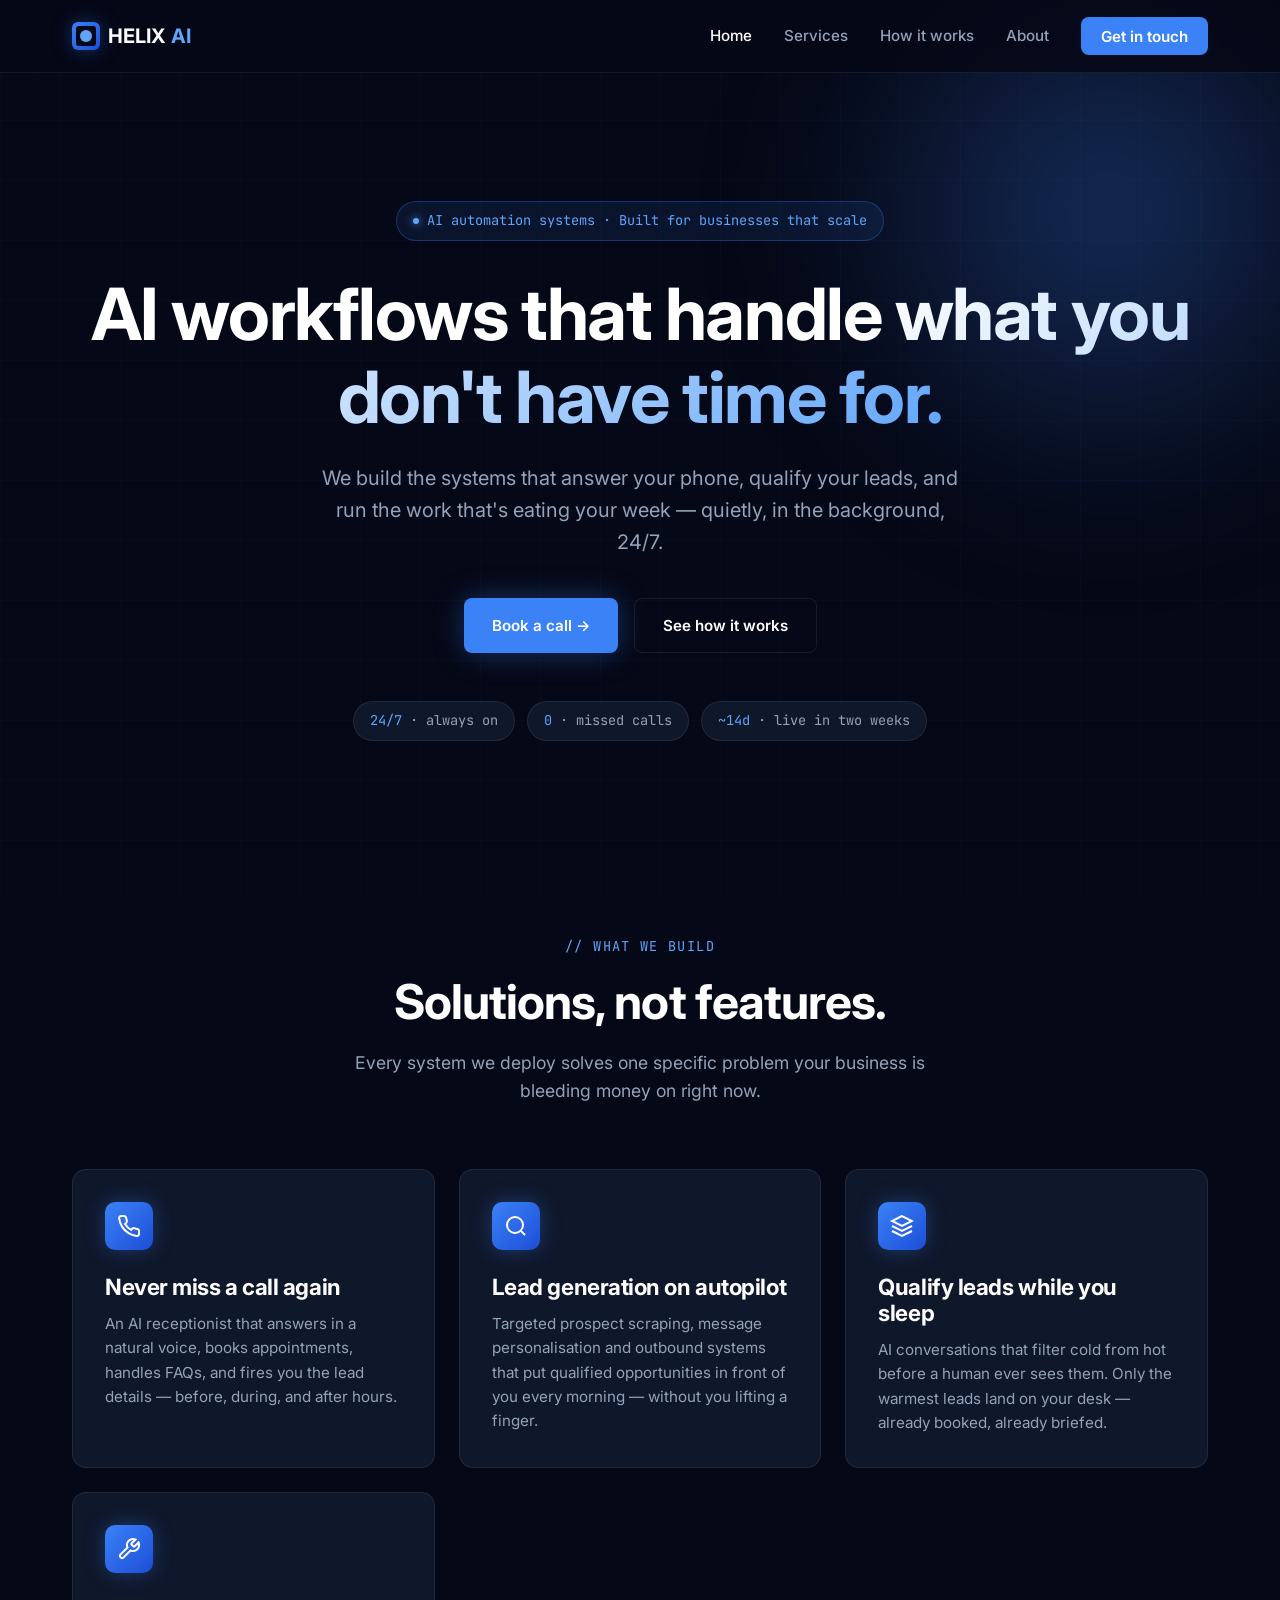
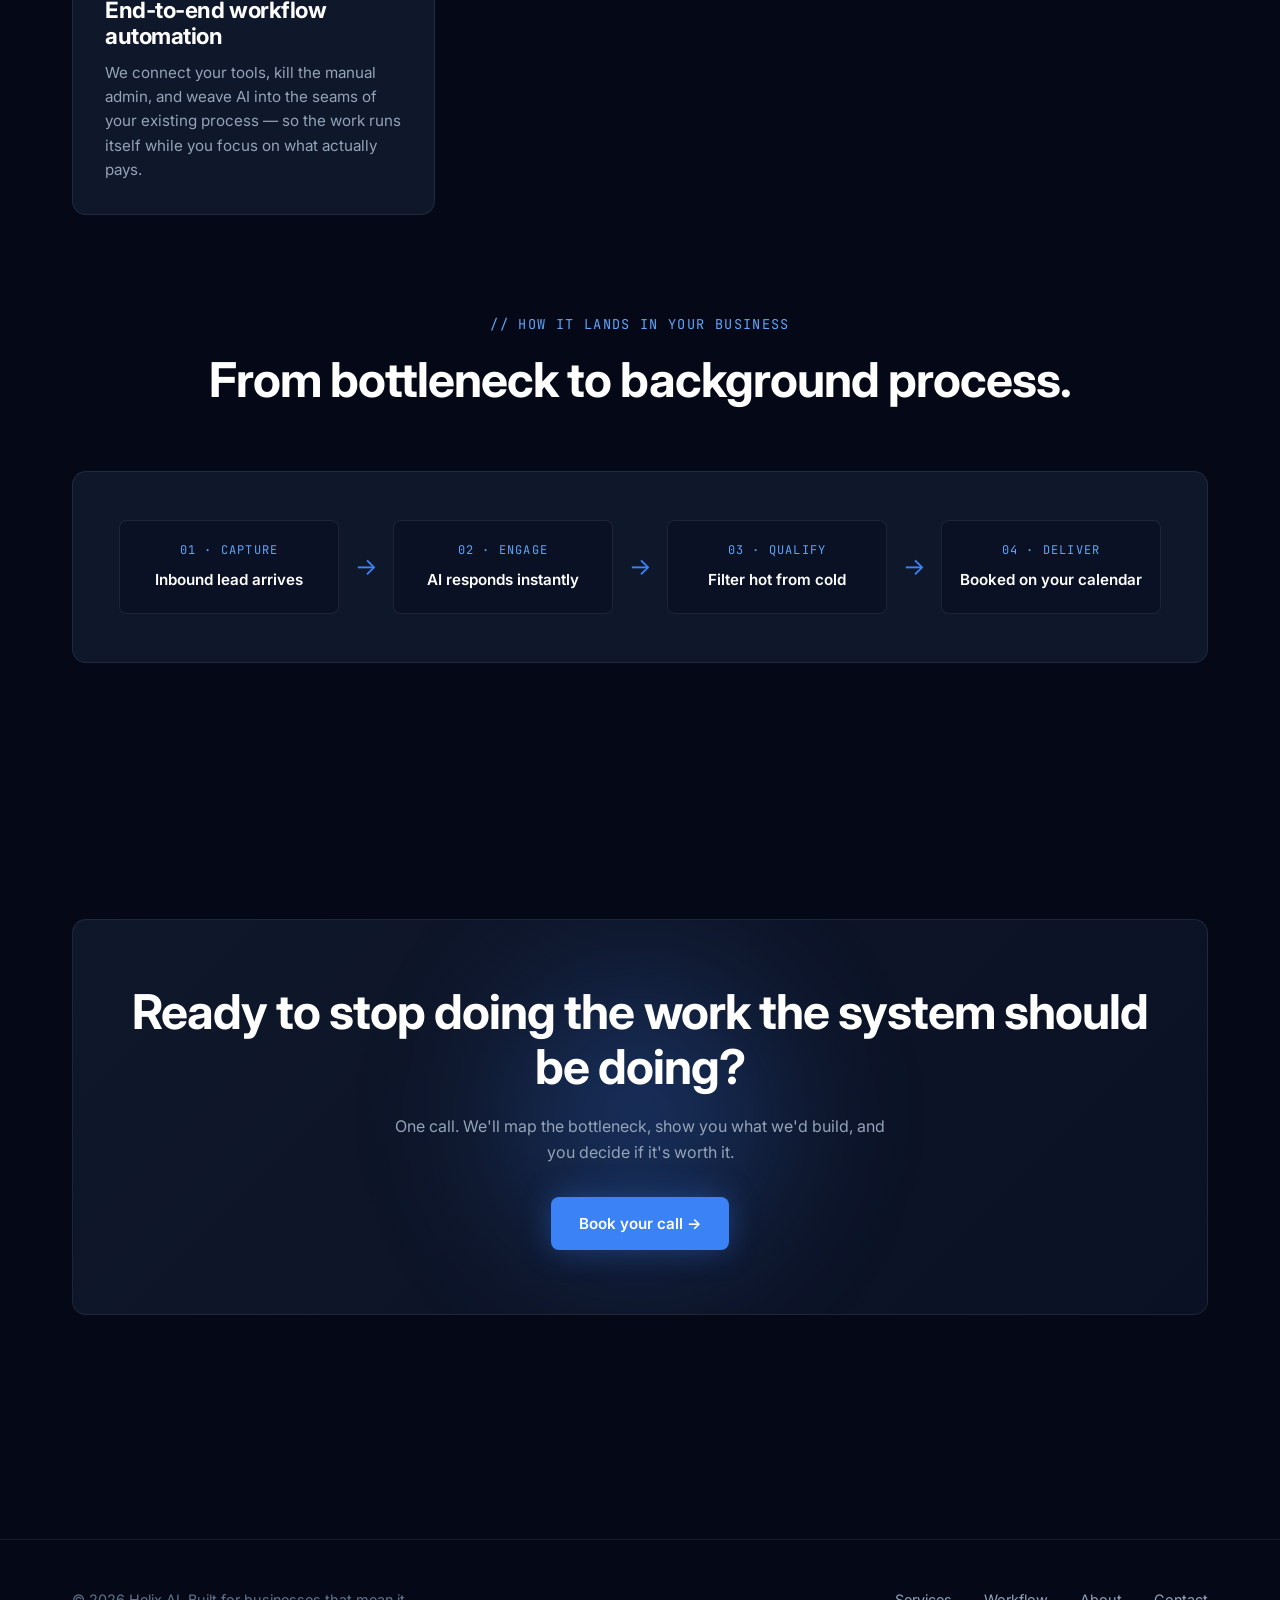
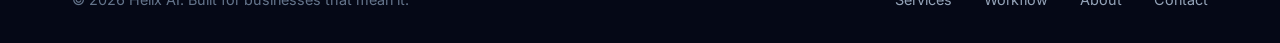
<file: index.html>
<!DOCTYPE html>
<html lang="en">
<head>
<meta charset="UTF-8">
<meta name="viewport" content="width=device-width, initial-scale=1.0">
<title>Helix AI — AI workflows that handle what you don't have time for</title>
<meta name="description" content="We build AI automation systems that capture leads, qualify them, answer your phone after-hours, and run the workflows you'd rather not touch.">
<link rel="preconnect" href="https://fonts.googleapis.com">
<link rel="preconnect" href="https://fonts.gstatic.com" crossorigin>
<link href="https://fonts.googleapis.com/css2?family=Inter:wght@400;500;600;700&family=JetBrains+Mono:wght@400;500&display=swap" rel="stylesheet">
<link rel="stylesheet" href="styles.css">
</head>
<body>

<header>
  <nav>
    <a href="index.html" class="logo">
      <span class="logo-mark"></span>
      <span>HELIX <span style="color: var(--accent-light);">AI</span></span>
    </a>
    <ul class="nav-links">
      <li><a href="index.html" class="active">Home</a></li>
      <li><a href="services.html">Services</a></li>
      <li><a href="how-it-works.html">How it works</a></li>
      <li><a href="about.html">About</a></li>
      <li><a href="contact.html" class="nav-cta">Get in touch</a></li>
    </ul>
  </nav>
</header>

<main>

<section class="hero">
  <div class="container">
    <div class="hero-badge">AI automation systems · Built for businesses that scale</div>
    <h1>AI workflows that handle <span class="gradient-text">what you don't have time for.</span></h1>
    <p>We build the systems that answer your phone, qualify your leads, and run the work that's eating your week — quietly, in the background, 24/7.</p>
    <div class="hero-cta">
      <a href="contact.html" class="btn btn-primary">Book a call →</a>
      <a href="how-it-works.html" class="btn btn-secondary">See how it works</a>
    </div>
    <div class="stat-pills">
      <div class="stat-pill"><span>24/7</span> · always on</div>
      <div class="stat-pill"><span>0</span> · missed calls</div>
      <div class="stat-pill"><span>~14d</span> · live in two weeks</div>
    </div>
  </div>
</section>

<section>
  <div class="container">
    <div class="section-header">
      <span class="section-eyebrow">// What we build</span>
      <h2>Solutions, not features.</h2>
      <p>Every system we deploy solves one specific problem your business is bleeding money on right now.</p>
    </div>
    <div class="cards-grid">

      <div class="card">
        <div class="card-icon">
          <svg viewBox="0 0 24 24"><path d="M22 16.92v3a2 2 0 0 1-2.18 2 19.79 19.79 0 0 1-8.63-3.07 19.5 19.5 0 0 1-6-6 19.79 19.79 0 0 1-3.07-8.67A2 2 0 0 1 4.11 2h3a2 2 0 0 1 2 1.72 12.84 12.84 0 0 0 .7 2.81 2 2 0 0 1-.45 2.11L8.09 9.91a16 16 0 0 0 6 6l1.27-1.27a2 2 0 0 1 2.11-.45 12.84 12.84 0 0 0 2.81.7A2 2 0 0 1 22 16.92z"/></svg>
        </div>
        <h3>Never miss a call again</h3>
        <p>An AI receptionist that answers in a natural voice, books appointments, handles FAQs, and fires you the lead details — before, during, and after hours.</p>
      </div>

      <div class="card">
        <div class="card-icon">
          <svg viewBox="0 0 24 24"><circle cx="11" cy="11" r="8"/><line x1="21" y1="21" x2="16.65" y2="16.65"/></svg>
        </div>
        <h3>Lead generation on autopilot</h3>
        <p>Targeted prospect scraping, message personalisation and outbound systems that put qualified opportunities in front of you every morning — without you lifting a finger.</p>
      </div>

      <div class="card">
        <div class="card-icon">
          <svg viewBox="0 0 24 24"><path d="M12 2L2 7l10 5 10-5-10-5z"/><path d="M2 17l10 5 10-5"/><path d="M2 12l10 5 10-5"/></svg>
        </div>
        <h3>Qualify leads while you sleep</h3>
        <p>AI conversations that filter cold from hot before a human ever sees them. Only the warmest leads land on your desk — already booked, already briefed.</p>
      </div>

      <div class="card">
        <div class="card-icon">
          <svg viewBox="0 0 24 24"><path d="M14.7 6.3a1 1 0 0 0 0 1.4l1.6 1.6a1 1 0 0 0 1.4 0l3.77-3.77a6 6 0 0 1-7.94 7.94l-6.91 6.91a2.12 2.12 0 0 1-3-3l6.91-6.91a6 6 0 0 1 7.94-7.94l-3.76 3.76z"/></svg>
        </div>
        <h3>End-to-end workflow automation</h3>
        <p>We connect your tools, kill the manual admin, and weave AI into the seams of your existing process — so the work runs itself while you focus on what actually pays.</p>
      </div>

    </div>
  </div>
</section>

<section style="padding-top: 0;">
  <div class="container">
    <div class="section-header">
      <span class="section-eyebrow">// How it lands in your business</span>
      <h2>From bottleneck to background process.</h2>
    </div>
    <div class="workflow">
      <div class="workflow-row">
        <div class="workflow-node">
          <div class="workflow-node-label">01 · Capture</div>
          <div class="workflow-node-title">Inbound lead arrives</div>
        </div>
        <div class="workflow-arrow">→</div>
        <div class="workflow-node">
          <div class="workflow-node-label">02 · Engage</div>
          <div class="workflow-node-title">AI responds instantly</div>
        </div>
        <div class="workflow-arrow">→</div>
        <div class="workflow-node">
          <div class="workflow-node-label">03 · Qualify</div>
          <div class="workflow-node-title">Filter hot from cold</div>
        </div>
        <div class="workflow-arrow">→</div>
        <div class="workflow-node">
          <div class="workflow-node-label">04 · Deliver</div>
          <div class="workflow-node-title">Booked on your calendar</div>
        </div>
      </div>
    </div>
  </div>
</section>

<section>
  <div class="container">
    <div class="cta-section">
      <h2>Ready to stop doing the work the system should be doing?</h2>
      <p>One call. We'll map the bottleneck, show you what we'd build, and you decide if it's worth it.</p>
      <a href="contact.html" class="btn btn-primary">Book your call →</a>
    </div>
  </div>
</section>

</main>

<footer>
  <div class="container">
    <div class="footer-content">
      <p>© 2026 Helix AI. Built for businesses that mean it.</p>
      <div class="footer-links">
        <a href="services.html">Services</a>
        <a href="how-it-works.html">Workflow</a>
        <a href="about.html">About</a>
        <a href="contact.html">Contact</a>
      </div>
    </div>
  </div>
</footer>

</body>
</html>
</file>
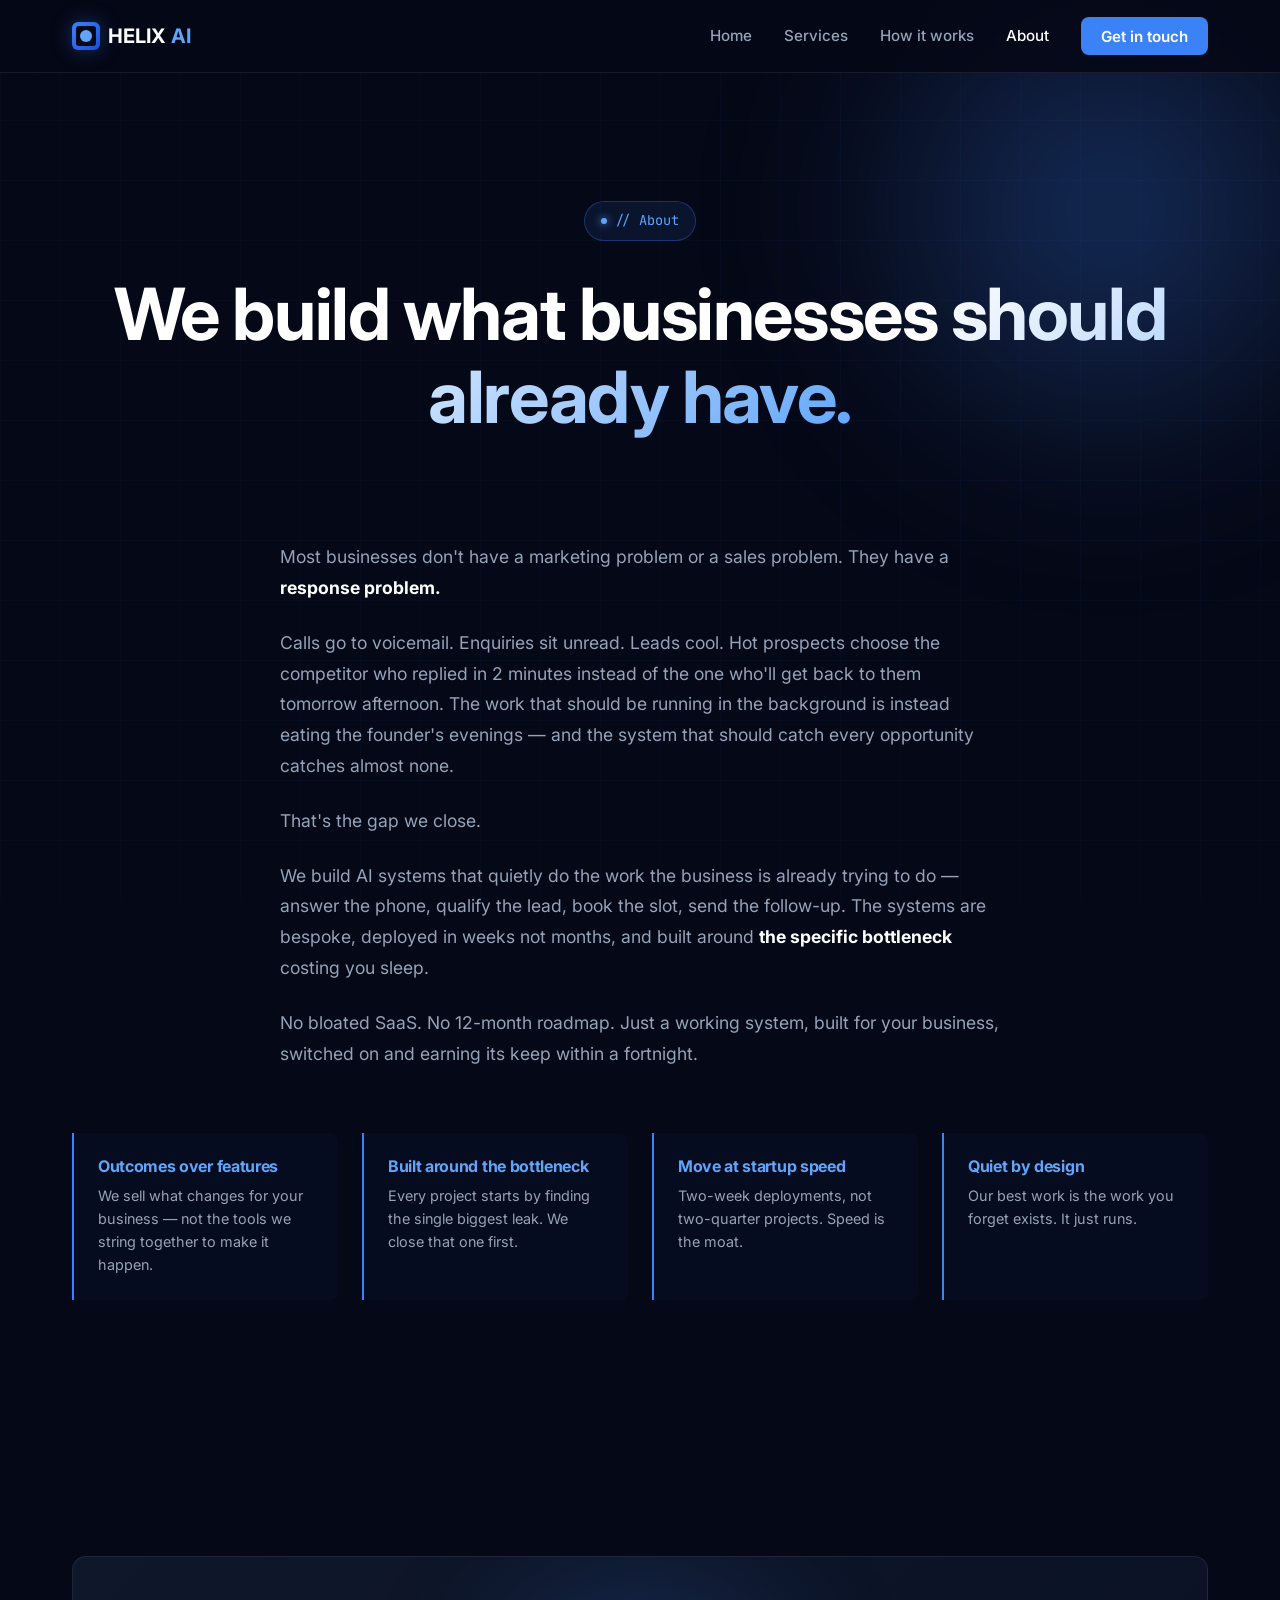
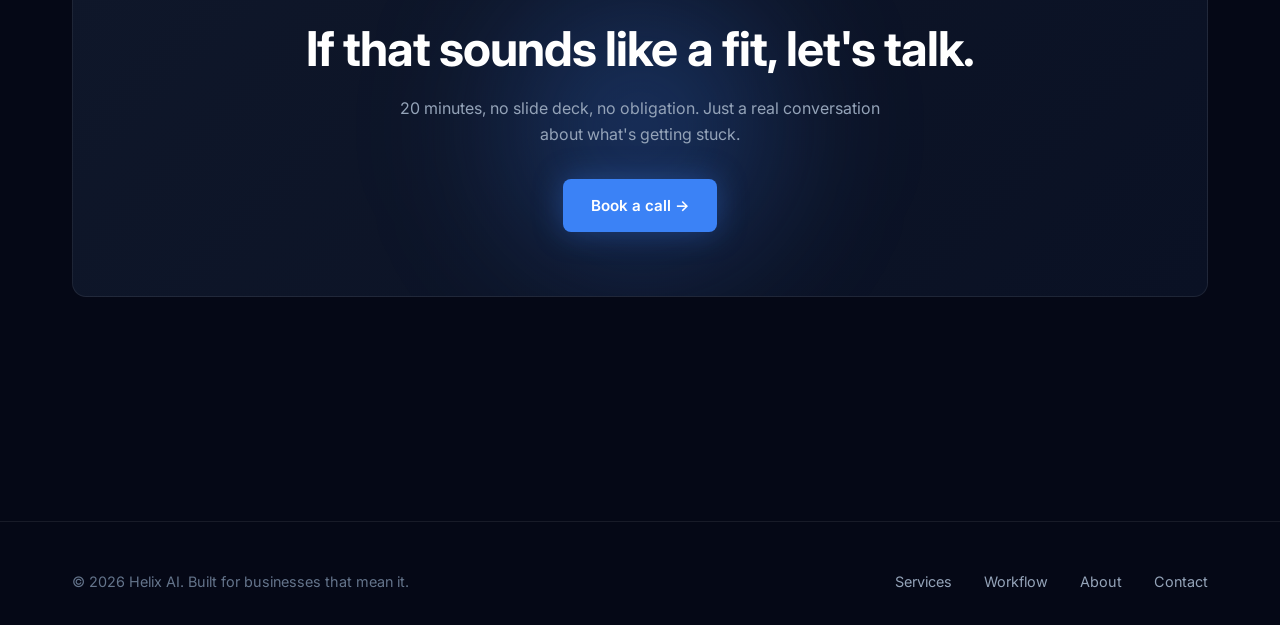
<file: about.html>
<!DOCTYPE html>
<html lang="en">
<head>
<meta charset="UTF-8">
<meta name="viewport" content="width=device-width, initial-scale=1.0">
<title>About — Helix AI</title>
<meta name="description" content="Helix AI exists because most businesses are bleeding revenue through cracks that AI can quietly close. Here's how we think about it.">
<link rel="preconnect" href="https://fonts.googleapis.com">
<link rel="preconnect" href="https://fonts.gstatic.com" crossorigin>
<link href="https://fonts.googleapis.com/css2?family=Inter:wght@400;500;600;700&family=JetBrains+Mono:wght@400;500&display=swap" rel="stylesheet">
<link rel="stylesheet" href="styles.css">
</head>
<body>

<header>
  <nav>
    <a href="index.html" class="logo">
      <span class="logo-mark"></span>
      <span>HELIX <span style="color: var(--accent-light);">AI</span></span>
    </a>
    <ul class="nav-links">
      <li><a href="index.html">Home</a></li>
      <li><a href="services.html">Services</a></li>
      <li><a href="how-it-works.html">How it works</a></li>
      <li><a href="about.html" class="active">About</a></li>
      <li><a href="contact.html" class="nav-cta">Get in touch</a></li>
    </ul>
  </nav>
</header>

<main>

<section class="hero" style="padding-bottom: 3rem;">
  <div class="container">
    <div class="hero-badge">// About</div>
    <h1>We build what businesses <span class="gradient-text">should already have.</span></h1>
  </div>
</section>

<section style="padding-top: 2rem;">
  <div class="container">
    <div class="about-content">
      <p>Most businesses don't have a marketing problem or a sales problem. They have a <strong>response problem.</strong></p>
      <p>Calls go to voicemail. Enquiries sit unread. Leads cool. Hot prospects choose the competitor who replied in 2 minutes instead of the one who'll get back to them tomorrow afternoon. The work that should be running in the background is instead eating the founder's evenings — and the system that should catch every opportunity catches almost none.</p>
      <p>That's the gap we close.</p>
      <p>We build AI systems that quietly do the work the business is already trying to do — answer the phone, qualify the lead, book the slot, send the follow-up. The systems are bespoke, deployed in weeks not months, and built around <strong>the specific bottleneck</strong> costing you sleep.</p>
      <p>No bloated SaaS. No 12-month roadmap. Just a working system, built for your business, switched on and earning its keep within a fortnight.</p>
    </div>

    <div class="values-grid">
      <div class="value-item">
        <h4>Outcomes over features</h4>
        <p>We sell what changes for your business — not the tools we string together to make it happen.</p>
      </div>
      <div class="value-item">
        <h4>Built around the bottleneck</h4>
        <p>Every project starts by finding the single biggest leak. We close that one first.</p>
      </div>
      <div class="value-item">
        <h4>Move at startup speed</h4>
        <p>Two-week deployments, not two-quarter projects. Speed is the moat.</p>
      </div>
      <div class="value-item">
        <h4>Quiet by design</h4>
        <p>Our best work is the work you forget exists. It just runs.</p>
      </div>
    </div>
  </div>
</section>

<section>
  <div class="container">
    <div class="cta-section">
      <h2>If that sounds like a fit, let's talk.</h2>
      <p>20 minutes, no slide deck, no obligation. Just a real conversation about what's getting stuck.</p>
      <a href="contact.html" class="btn btn-primary">Book a call →</a>
    </div>
  </div>
</section>

</main>

<footer>
  <div class="container">
    <div class="footer-content">
      <p>© 2026 Helix AI. Built for businesses that mean it.</p>
      <div class="footer-links">
        <a href="services.html">Services</a>
        <a href="how-it-works.html">Workflow</a>
        <a href="about.html">About</a>
        <a href="contact.html">Contact</a>
      </div>
    </div>
  </div>
</footer>

</body>
</html>
</file>
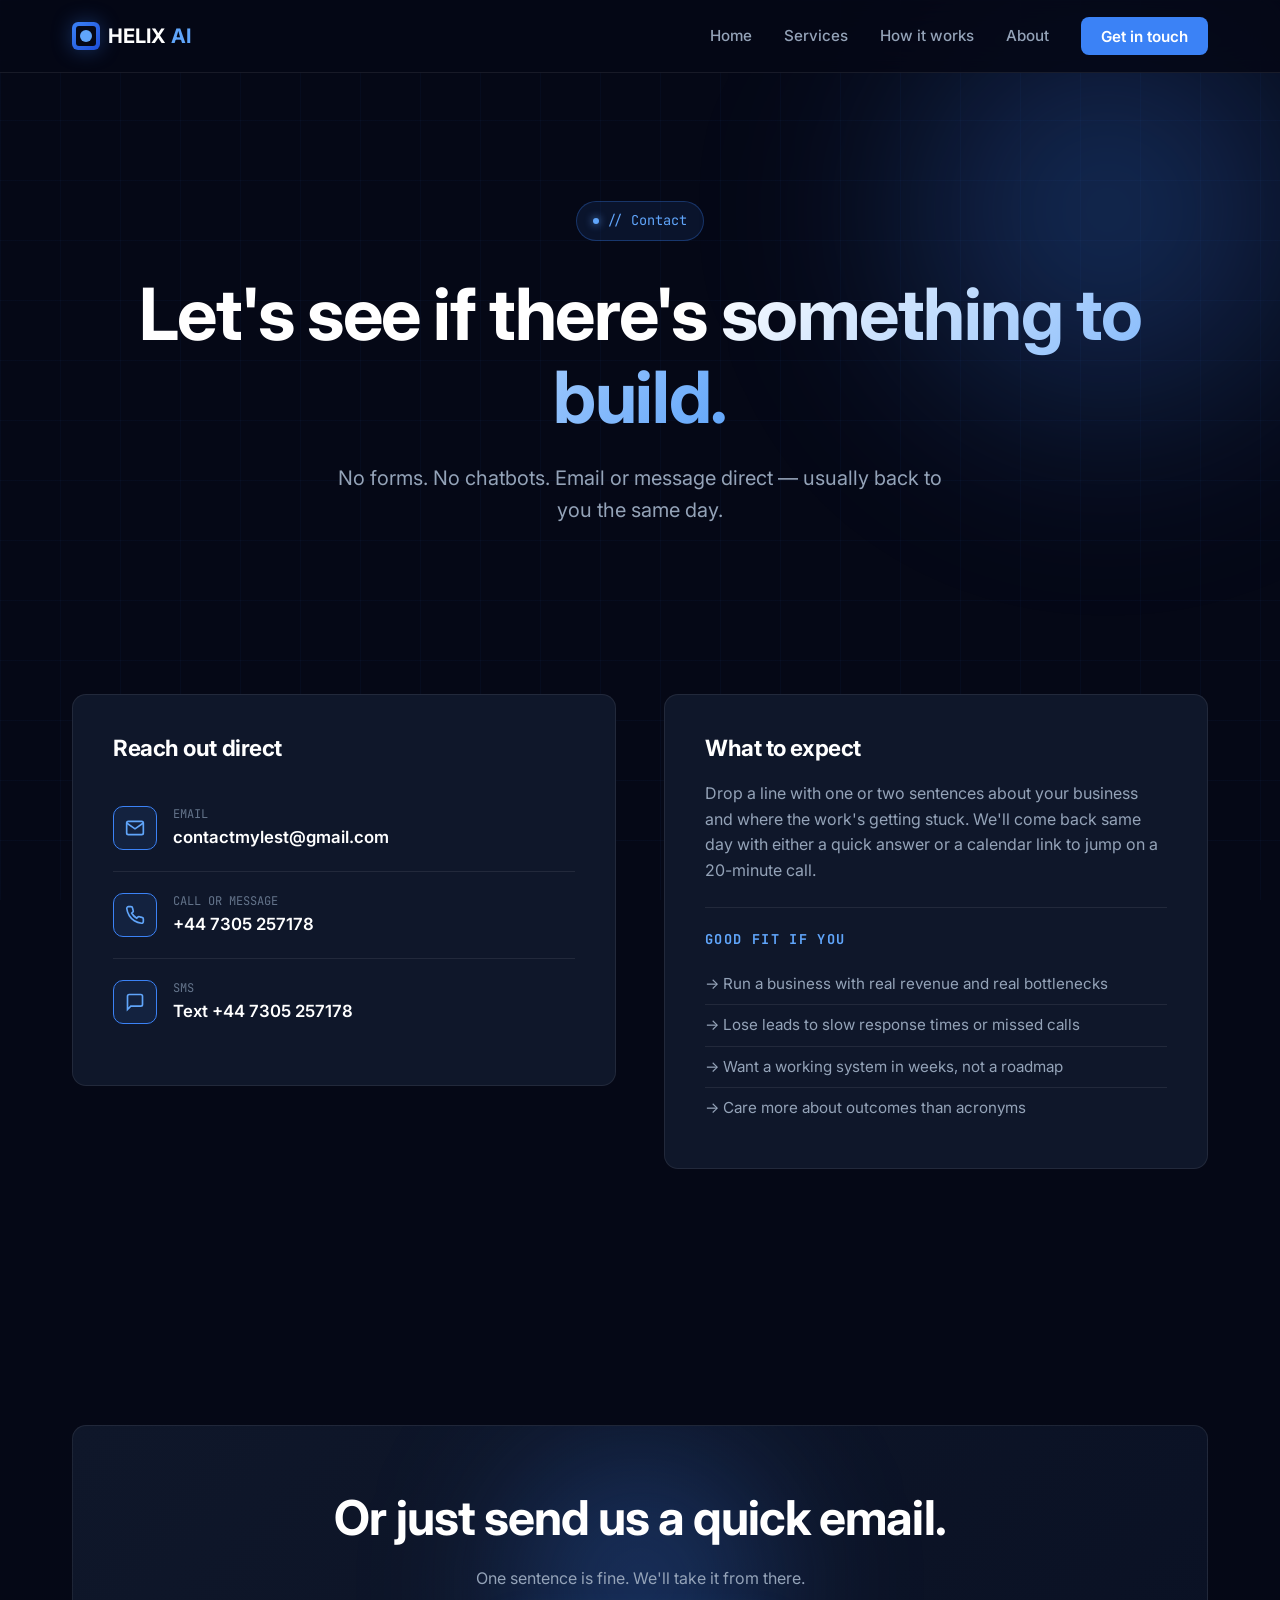
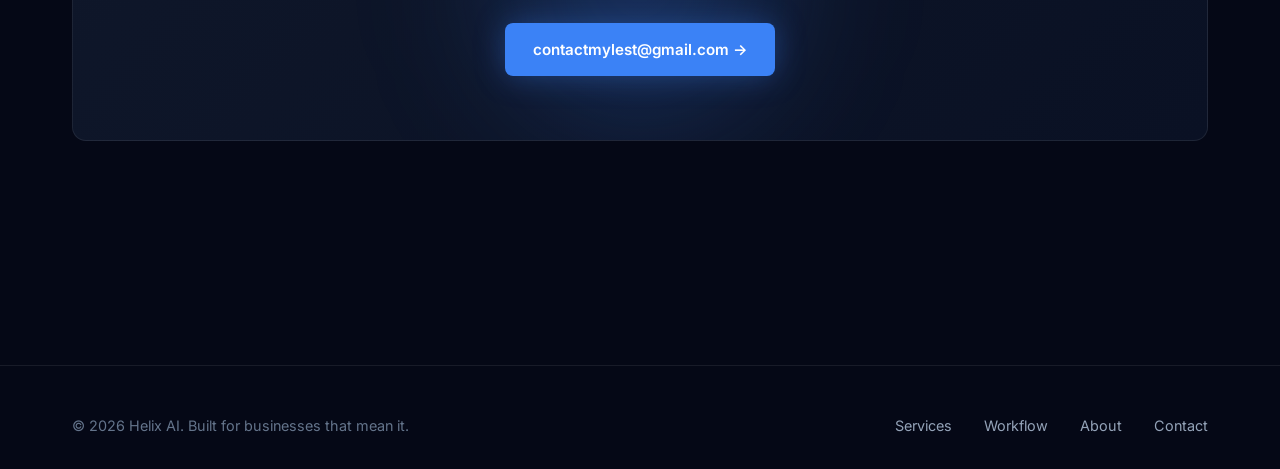
<file: contact.html>
<!DOCTYPE html>
<html lang="en">
<head>
<meta charset="UTF-8">
<meta name="viewport" content="width=device-width, initial-scale=1.0">
<title>Contact — Helix AI</title>
<meta name="description" content="Get in touch with Helix AI. Email or message direct — no forms, no chatbots, just a real conversation.">
<link rel="preconnect" href="https://fonts.googleapis.com">
<link rel="preconnect" href="https://fonts.gstatic.com" crossorigin>
<link href="https://fonts.googleapis.com/css2?family=Inter:wght@400;500;600;700&family=JetBrains+Mono:wght@400;500&display=swap" rel="stylesheet">
<link rel="stylesheet" href="styles.css">
</head>
<body>

<header>
  <nav>
    <a href="index.html" class="logo">
      <span class="logo-mark"></span>
      <span>HELIX <span style="color: var(--accent-light);">AI</span></span>
    </a>
    <ul class="nav-links">
      <li><a href="index.html">Home</a></li>
      <li><a href="services.html">Services</a></li>
      <li><a href="how-it-works.html">How it works</a></li>
      <li><a href="about.html">About</a></li>
      <li><a href="contact.html" class="nav-cta active">Get in touch</a></li>
    </ul>
  </nav>
</header>

<main>

<section class="hero" style="padding-bottom: 3rem;">
  <div class="container">
    <div class="hero-badge">// Contact</div>
    <h1>Let's see if there's <span class="gradient-text">something to build.</span></h1>
    <p>No forms. No chatbots. Email or message direct — usually back to you the same day.</p>
  </div>
</section>

<section style="padding-top: 2rem;">
  <div class="container">
    <div class="contact-grid">

      <div class="contact-card">
        <h3 style="margin-bottom: 1.5rem;">Reach out direct</h3>

        <a href="mailto:contactmylest@gmail.com?subject=Helix AI enquiry" class="contact-method">
          <div class="contact-icon">
            <svg viewBox="0 0 24 24"><path d="M4 4h16c1.1 0 2 .9 2 2v12c0 1.1-.9 2-2 2H4c-1.1 0-2-.9-2-2V6c0-1.1.9-2 2-2z"/><polyline points="22,6 12,13 2,6"/></svg>
          </div>
          <div>
            <div class="contact-label">Email</div>
            <div class="contact-value">contactmylest@gmail.com</div>
          </div>
        </a>

        <a href="tel:+447305257178" class="contact-method">
          <div class="contact-icon">
            <svg viewBox="0 0 24 24"><path d="M22 16.92v3a2 2 0 0 1-2.18 2 19.79 19.79 0 0 1-8.63-3.07 19.5 19.5 0 0 1-6-6 19.79 19.79 0 0 1-3.07-8.67A2 2 0 0 1 4.11 2h3a2 2 0 0 1 2 1.72 12.84 12.84 0 0 0 .7 2.81 2 2 0 0 1-.45 2.11L8.09 9.91a16 16 0 0 0 6 6l1.27-1.27a2 2 0 0 1 2.11-.45 12.84 12.84 0 0 0 2.81.7A2 2 0 0 1 22 16.92z"/></svg>
          </div>
          <div>
            <div class="contact-label">Call or message</div>
            <div class="contact-value">+44 7305 257178</div>
          </div>
        </a>

        <a href="sms:+447305257178" class="contact-method">
          <div class="contact-icon">
            <svg viewBox="0 0 24 24"><path d="M21 15a2 2 0 0 1-2 2H7l-4 4V5a2 2 0 0 1 2-2h14a2 2 0 0 1 2 2z"/></svg>
          </div>
          <div>
            <div class="contact-label">SMS</div>
            <div class="contact-value">Text +44 7305 257178</div>
          </div>
        </a>

      </div>

      <div class="contact-card">
        <h3 style="margin-bottom: 1.25rem;">What to expect</h3>
        <p style="color: var(--text-muted); margin-bottom: 1.5rem;">Drop a line with one or two sentences about your business and where the work's getting stuck. We'll come back same day with either a quick answer or a calendar link to jump on a 20-minute call.</p>

        <div style="border-top: 1px solid var(--border); padding-top: 1.5rem;">
          <h4 style="color: var(--accent-light); font-family: 'JetBrains Mono', monospace; font-size: 0.85rem; text-transform: uppercase; letter-spacing: 0.1em; margin-bottom: 1rem;">Good fit if you</h4>
          <ul style="list-style: none; color: var(--text-muted); font-size: 0.95rem;">
            <li style="padding: 0.5rem 0; border-bottom: 1px solid var(--border);">→ Run a business with real revenue and real bottlenecks</li>
            <li style="padding: 0.5rem 0; border-bottom: 1px solid var(--border);">→ Lose leads to slow response times or missed calls</li>
            <li style="padding: 0.5rem 0; border-bottom: 1px solid var(--border);">→ Want a working system in weeks, not a roadmap</li>
            <li style="padding: 0.5rem 0;">→ Care more about outcomes than acronyms</li>
          </ul>
        </div>
      </div>

    </div>
  </div>
</section>

<section>
  <div class="container">
    <div class="cta-section">
      <h2>Or just send us a quick email.</h2>
      <p>One sentence is fine. We'll take it from there.</p>
      <a href="mailto:contactmylest@gmail.com?subject=Helix AI enquiry" class="btn btn-primary">contactmylest@gmail.com →</a>
    </div>
  </div>
</section>

</main>

<footer>
  <div class="container">
    <div class="footer-content">
      <p>© 2026 Helix AI. Built for businesses that mean it.</p>
      <div class="footer-links">
        <a href="services.html">Services</a>
        <a href="how-it-works.html">Workflow</a>
        <a href="about.html">About</a>
        <a href="contact.html">Contact</a>
      </div>
    </div>
  </div>
</footer>

</body>
</html>
</file>
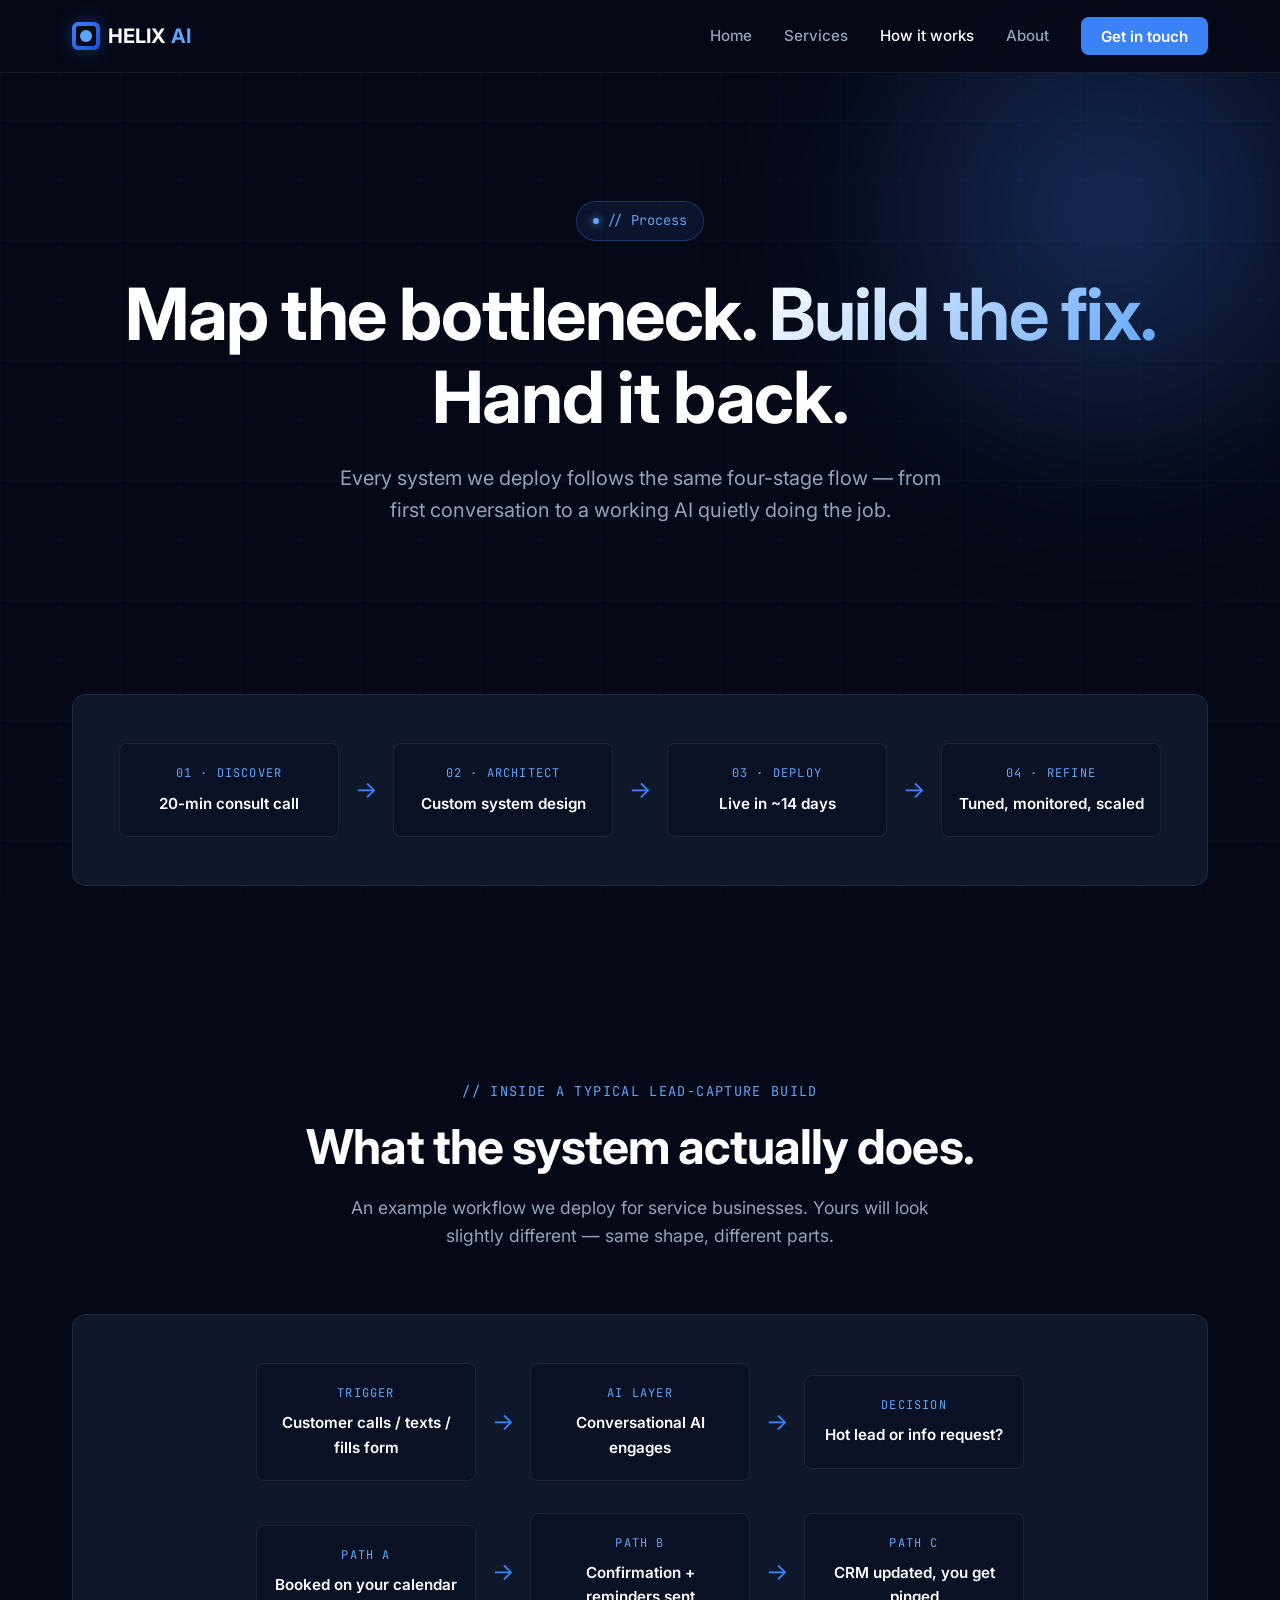
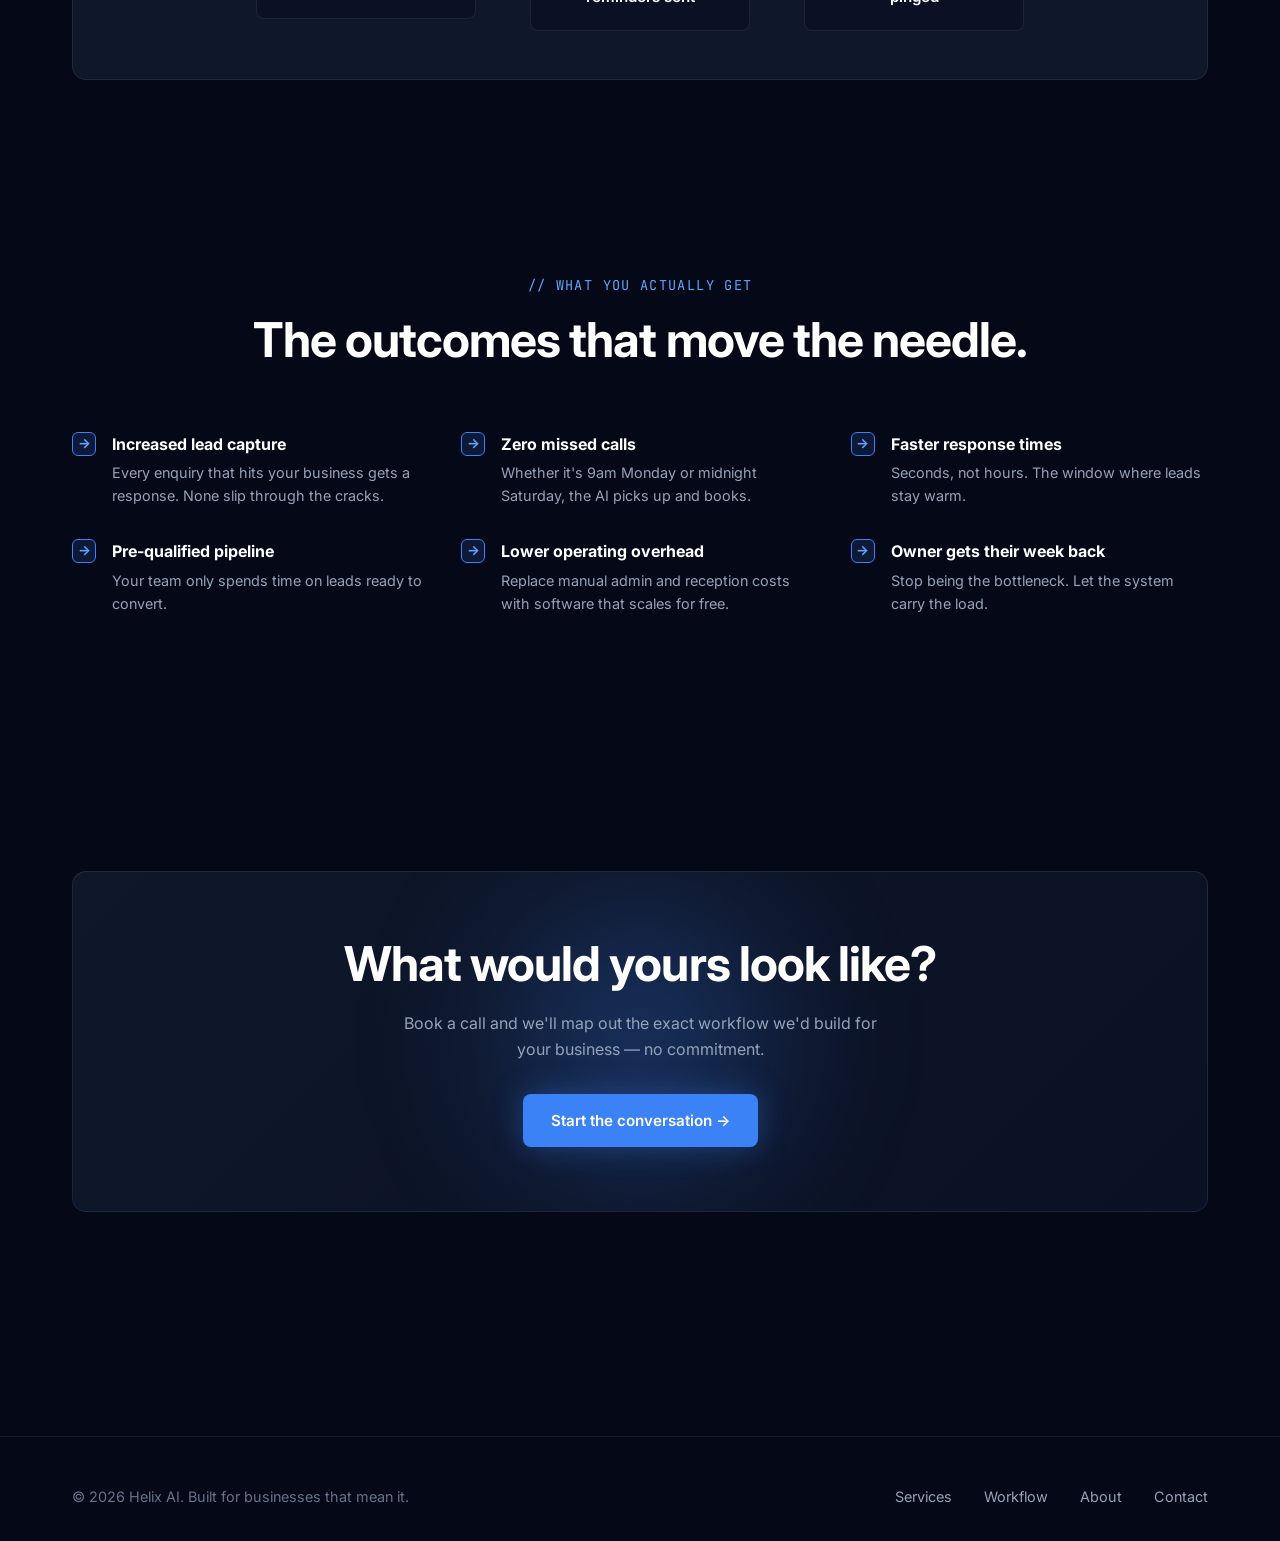
<file: how-it-works.html>
<!DOCTYPE html>
<html lang="en">
<head>
<meta charset="UTF-8">
<meta name="viewport" content="width=device-width, initial-scale=1.0">
<title>How it works — Helix AI</title>
<meta name="description" content="See how our AI automation systems plug into your business — from first contact to closed deal, running in the background, 24/7.">
<link rel="preconnect" href="https://fonts.googleapis.com">
<link rel="preconnect" href="https://fonts.gstatic.com" crossorigin>
<link href="https://fonts.googleapis.com/css2?family=Inter:wght@400;500;600;700&family=JetBrains+Mono:wght@400;500&display=swap" rel="stylesheet">
<link rel="stylesheet" href="styles.css">
</head>
<body>

<header>
  <nav>
    <a href="index.html" class="logo">
      <span class="logo-mark"></span>
      <span>HELIX <span style="color: var(--accent-light);">AI</span></span>
    </a>
    <ul class="nav-links">
      <li><a href="index.html">Home</a></li>
      <li><a href="services.html">Services</a></li>
      <li><a href="how-it-works.html" class="active">How it works</a></li>
      <li><a href="about.html">About</a></li>
      <li><a href="contact.html" class="nav-cta">Get in touch</a></li>
    </ul>
  </nav>
</header>

<main>

<section class="hero" style="padding-bottom: 3rem;">
  <div class="container">
    <div class="hero-badge">// Process</div>
    <h1>Map the bottleneck. <span class="gradient-text">Build the fix.</span> Hand it back.</h1>
    <p>Every system we deploy follows the same four-stage flow — from first conversation to a working AI quietly doing the job.</p>
  </div>
</section>

<section style="padding-top: 2rem;">
  <div class="container">
    <div class="workflow">
      <div class="workflow-row">
        <div class="workflow-node">
          <div class="workflow-node-label">01 · Discover</div>
          <div class="workflow-node-title">20-min consult call</div>
        </div>
        <div class="workflow-arrow">→</div>
        <div class="workflow-node">
          <div class="workflow-node-label">02 · Architect</div>
          <div class="workflow-node-title">Custom system design</div>
        </div>
        <div class="workflow-arrow">→</div>
        <div class="workflow-node">
          <div class="workflow-node-label">03 · Deploy</div>
          <div class="workflow-node-title">Live in ~14 days</div>
        </div>
        <div class="workflow-arrow">→</div>
        <div class="workflow-node">
          <div class="workflow-node-label">04 · Refine</div>
          <div class="workflow-node-title">Tuned, monitored, scaled</div>
        </div>
      </div>
    </div>
  </div>
</section>

<section>
  <div class="container">
    <div class="section-header">
      <span class="section-eyebrow">// Inside a typical lead-capture build</span>
      <h2>What the system actually does.</h2>
      <p>An example workflow we deploy for service businesses. Yours will look slightly different — same shape, different parts.</p>
    </div>

    <div class="workflow">
      <div class="workflow-row">
        <div class="workflow-node">
          <div class="workflow-node-label">Trigger</div>
          <div class="workflow-node-title">Customer calls / texts / fills form</div>
        </div>
        <div class="workflow-arrow">→</div>
        <div class="workflow-node">
          <div class="workflow-node-label">AI Layer</div>
          <div class="workflow-node-title">Conversational AI engages</div>
        </div>
        <div class="workflow-arrow">→</div>
        <div class="workflow-node">
          <div class="workflow-node-label">Decision</div>
          <div class="workflow-node-title">Hot lead or info request?</div>
        </div>
      </div>
      <div style="height: 2rem;"></div>
      <div class="workflow-row">
        <div class="workflow-node">
          <div class="workflow-node-label">Path A</div>
          <div class="workflow-node-title">Booked on your calendar</div>
        </div>
        <div class="workflow-arrow">→</div>
        <div class="workflow-node">
          <div class="workflow-node-label">Path B</div>
          <div class="workflow-node-title">Confirmation + reminders sent</div>
        </div>
        <div class="workflow-arrow">→</div>
        <div class="workflow-node">
          <div class="workflow-node-label">Path C</div>
          <div class="workflow-node-title">CRM updated, you get pinged</div>
        </div>
      </div>
    </div>
  </div>
</section>

<section>
  <div class="container">
    <div class="section-header">
      <span class="section-eyebrow">// What you actually get</span>
      <h2>The outcomes that move the needle.</h2>
    </div>
    <div class="feature-list">
      <div class="feature">
        <div class="feature-check">→</div>
        <div class="feature-text">
          <strong>Increased lead capture</strong>
          <p>Every enquiry that hits your business gets a response. None slip through the cracks.</p>
        </div>
      </div>
      <div class="feature">
        <div class="feature-check">→</div>
        <div class="feature-text">
          <strong>Zero missed calls</strong>
          <p>Whether it's 9am Monday or midnight Saturday, the AI picks up and books.</p>
        </div>
      </div>
      <div class="feature">
        <div class="feature-check">→</div>
        <div class="feature-text">
          <strong>Faster response times</strong>
          <p>Seconds, not hours. The window where leads stay warm.</p>
        </div>
      </div>
      <div class="feature">
        <div class="feature-check">→</div>
        <div class="feature-text">
          <strong>Pre-qualified pipeline</strong>
          <p>Your team only spends time on leads ready to convert.</p>
        </div>
      </div>
      <div class="feature">
        <div class="feature-check">→</div>
        <div class="feature-text">
          <strong>Lower operating overhead</strong>
          <p>Replace manual admin and reception costs with software that scales for free.</p>
        </div>
      </div>
      <div class="feature">
        <div class="feature-check">→</div>
        <div class="feature-text">
          <strong>Owner gets their week back</strong>
          <p>Stop being the bottleneck. Let the system carry the load.</p>
        </div>
      </div>
    </div>
  </div>
</section>

<section>
  <div class="container">
    <div class="cta-section">
      <h2>What would yours look like?</h2>
      <p>Book a call and we'll map out the exact workflow we'd build for your business — no commitment.</p>
      <a href="contact.html" class="btn btn-primary">Start the conversation →</a>
    </div>
  </div>
</section>

</main>

<footer>
  <div class="container">
    <div class="footer-content">
      <p>© 2026 Helix AI. Built for businesses that mean it.</p>
      <div class="footer-links">
        <a href="services.html">Services</a>
        <a href="how-it-works.html">Workflow</a>
        <a href="about.html">About</a>
        <a href="contact.html">Contact</a>
      </div>
    </div>
  </div>
</footer>

</body>
</html>
</file>
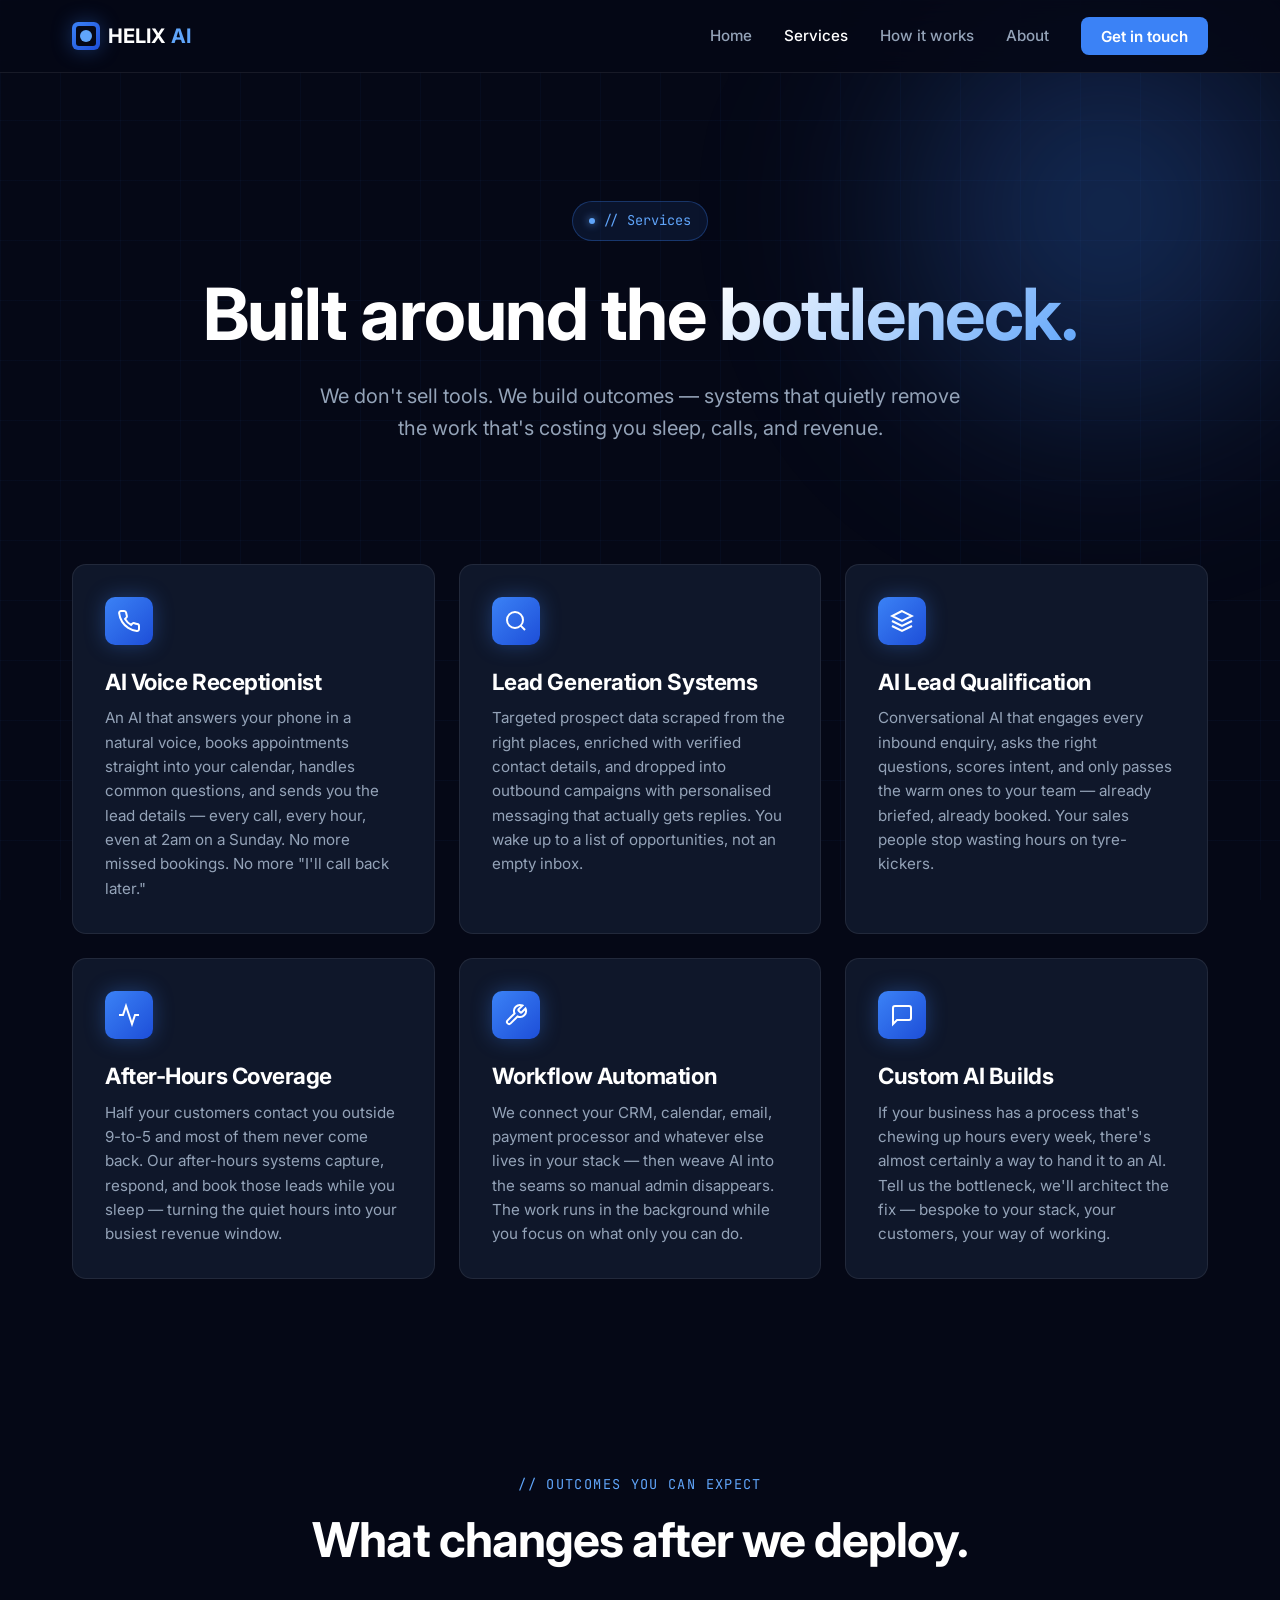
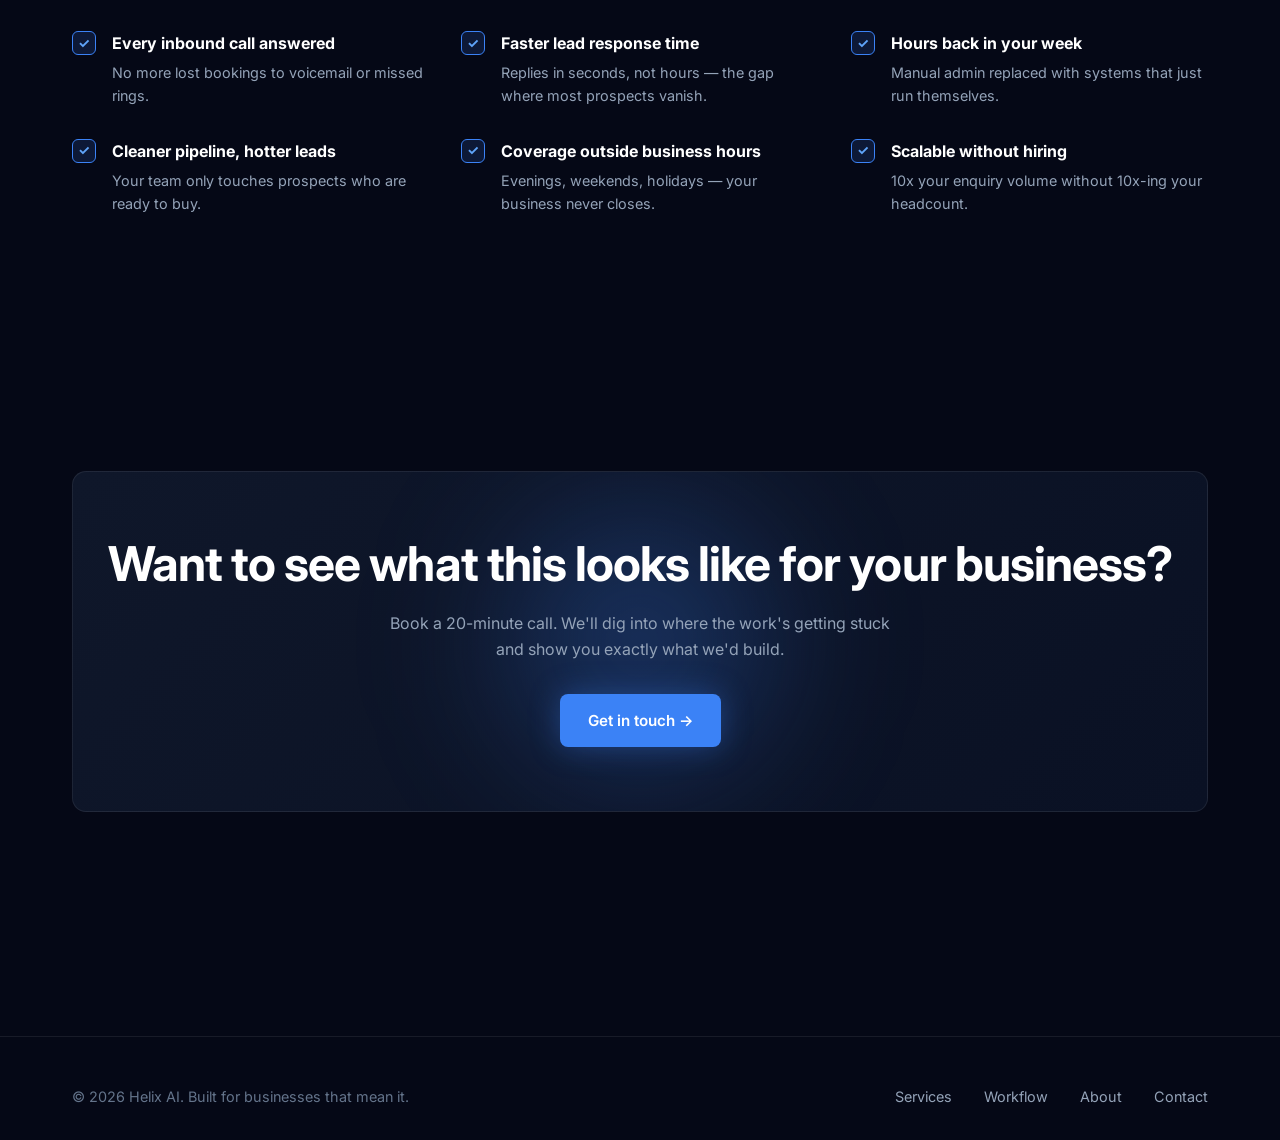
<file: services.html>
<!DOCTYPE html>
<html lang="en">
<head>
<meta charset="UTF-8">
<meta name="viewport" content="width=device-width, initial-scale=1.0">
<title>Services — Helix AI</title>
<meta name="description" content="AI receptionist, lead generation, lead qualification and end-to-end workflow automation for businesses that want to stop doing the work the system should be doing.">
<link rel="preconnect" href="https://fonts.googleapis.com">
<link rel="preconnect" href="https://fonts.gstatic.com" crossorigin>
<link href="https://fonts.googleapis.com/css2?family=Inter:wght@400;500;600;700&family=JetBrains+Mono:wght@400;500&display=swap" rel="stylesheet">
<link rel="stylesheet" href="styles.css">
</head>
<body>

<header>
  <nav>
    <a href="index.html" class="logo">
      <span class="logo-mark"></span>
      <span>HELIX <span style="color: var(--accent-light);">AI</span></span>
    </a>
    <ul class="nav-links">
      <li><a href="index.html">Home</a></li>
      <li><a href="services.html" class="active">Services</a></li>
      <li><a href="how-it-works.html">How it works</a></li>
      <li><a href="about.html">About</a></li>
      <li><a href="contact.html" class="nav-cta">Get in touch</a></li>
    </ul>
  </nav>
</header>

<main>

<section class="hero" style="padding-bottom: 3rem;">
  <div class="container">
    <div class="hero-badge">// Services</div>
    <h1>Built around the <span class="gradient-text">bottleneck.</span></h1>
    <p>We don't sell tools. We build outcomes — systems that quietly remove the work that's costing you sleep, calls, and revenue.</p>
  </div>
</section>

<section style="padding-top: 2rem;">
  <div class="container">
    <div class="cards-grid">

      <div class="card">
        <div class="card-icon">
          <svg viewBox="0 0 24 24"><path d="M22 16.92v3a2 2 0 0 1-2.18 2 19.79 19.79 0 0 1-8.63-3.07 19.5 19.5 0 0 1-6-6 19.79 19.79 0 0 1-3.07-8.67A2 2 0 0 1 4.11 2h3a2 2 0 0 1 2 1.72 12.84 12.84 0 0 0 .7 2.81 2 2 0 0 1-.45 2.11L8.09 9.91a16 16 0 0 0 6 6l1.27-1.27a2 2 0 0 1 2.11-.45 12.84 12.84 0 0 0 2.81.7A2 2 0 0 1 22 16.92z"/></svg>
        </div>
        <h3>AI Voice Receptionist</h3>
        <p>An AI that answers your phone in a natural voice, books appointments straight into your calendar, handles common questions, and sends you the lead details — every call, every hour, even at 2am on a Sunday. No more missed bookings. No more "I'll call back later."</p>
      </div>

      <div class="card">
        <div class="card-icon">
          <svg viewBox="0 0 24 24"><circle cx="11" cy="11" r="8"/><line x1="21" y1="21" x2="16.65" y2="16.65"/></svg>
        </div>
        <h3>Lead Generation Systems</h3>
        <p>Targeted prospect data scraped from the right places, enriched with verified contact details, and dropped into outbound campaigns with personalised messaging that actually gets replies. You wake up to a list of opportunities, not an empty inbox.</p>
      </div>

      <div class="card">
        <div class="card-icon">
          <svg viewBox="0 0 24 24"><path d="M12 2L2 7l10 5 10-5-10-5z"/><path d="M2 17l10 5 10-5"/><path d="M2 12l10 5 10-5"/></svg>
        </div>
        <h3>AI Lead Qualification</h3>
        <p>Conversational AI that engages every inbound enquiry, asks the right questions, scores intent, and only passes the warm ones to your team — already briefed, already booked. Your sales people stop wasting hours on tyre-kickers.</p>
      </div>

      <div class="card">
        <div class="card-icon">
          <svg viewBox="0 0 24 24"><polyline points="22 12 18 12 15 21 9 3 6 12 2 12"/></svg>
        </div>
        <h3>After-Hours Coverage</h3>
        <p>Half your customers contact you outside 9-to-5 and most of them never come back. Our after-hours systems capture, respond, and book those leads while you sleep — turning the quiet hours into your busiest revenue window.</p>
      </div>

      <div class="card">
        <div class="card-icon">
          <svg viewBox="0 0 24 24"><path d="M14.7 6.3a1 1 0 0 0 0 1.4l1.6 1.6a1 1 0 0 0 1.4 0l3.77-3.77a6 6 0 0 1-7.94 7.94l-6.91 6.91a2.12 2.12 0 0 1-3-3l6.91-6.91a6 6 0 0 1 7.94-7.94l-3.76 3.76z"/></svg>
        </div>
        <h3>Workflow Automation</h3>
        <p>We connect your CRM, calendar, email, payment processor and whatever else lives in your stack — then weave AI into the seams so manual admin disappears. The work runs in the background while you focus on what only you can do.</p>
      </div>

      <div class="card">
        <div class="card-icon">
          <svg viewBox="0 0 24 24"><path d="M21 15a2 2 0 0 1-2 2H7l-4 4V5a2 2 0 0 1 2-2h14a2 2 0 0 1 2 2z"/></svg>
        </div>
        <h3>Custom AI Builds</h3>
        <p>If your business has a process that's chewing up hours every week, there's almost certainly a way to hand it to an AI. Tell us the bottleneck, we'll architect the fix — bespoke to your stack, your customers, your way of working.</p>
      </div>

    </div>
  </div>
</section>

<section>
  <div class="container">
    <div class="section-header">
      <span class="section-eyebrow">// Outcomes you can expect</span>
      <h2>What changes after we deploy.</h2>
    </div>
    <div class="feature-list">
      <div class="feature">
        <div class="feature-check">✓</div>
        <div class="feature-text">
          <strong>Every inbound call answered</strong>
          <p>No more lost bookings to voicemail or missed rings.</p>
        </div>
      </div>
      <div class="feature">
        <div class="feature-check">✓</div>
        <div class="feature-text">
          <strong>Faster lead response time</strong>
          <p>Replies in seconds, not hours — the gap where most prospects vanish.</p>
        </div>
      </div>
      <div class="feature">
        <div class="feature-check">✓</div>
        <div class="feature-text">
          <strong>Hours back in your week</strong>
          <p>Manual admin replaced with systems that just run themselves.</p>
        </div>
      </div>
      <div class="feature">
        <div class="feature-check">✓</div>
        <div class="feature-text">
          <strong>Cleaner pipeline, hotter leads</strong>
          <p>Your team only touches prospects who are ready to buy.</p>
        </div>
      </div>
      <div class="feature">
        <div class="feature-check">✓</div>
        <div class="feature-text">
          <strong>Coverage outside business hours</strong>
          <p>Evenings, weekends, holidays — your business never closes.</p>
        </div>
      </div>
      <div class="feature">
        <div class="feature-check">✓</div>
        <div class="feature-text">
          <strong>Scalable without hiring</strong>
          <p>10x your enquiry volume without 10x-ing your headcount.</p>
        </div>
      </div>
    </div>
  </div>
</section>

<section>
  <div class="container">
    <div class="cta-section">
      <h2>Want to see what this looks like for your business?</h2>
      <p>Book a 20-minute call. We'll dig into where the work's getting stuck and show you exactly what we'd build.</p>
      <a href="contact.html" class="btn btn-primary">Get in touch →</a>
    </div>
  </div>
</section>

</main>

<footer>
  <div class="container">
    <div class="footer-content">
      <p>© 2026 Helix AI. Built for businesses that mean it.</p>
      <div class="footer-links">
        <a href="services.html">Services</a>
        <a href="how-it-works.html">Workflow</a>
        <a href="about.html">About</a>
        <a href="contact.html">Contact</a>
      </div>
    </div>
  </div>
</footer>

</body>
</html>
</file>
<file: styles.css>
/* ====== HELIX AI — DESIGN SYSTEM ====== */
:root {
  --bg: #050816;
  --bg-elevated: #0a1124;
  --bg-card: #0f172a;
  --accent: #3b82f6;
  --accent-light: #60a5fa;
  --accent-deep: #1d4ed8;
  --accent-glow: rgba(59, 130, 246, 0.35);
  --text: #ffffff;
  --text-muted: #94a3b8;
  --text-dim: #64748b;
  --border: rgba(255, 255, 255, 0.08);
  --border-hover: rgba(59, 130, 246, 0.4);
  --max-width: 1200px;
  --radius: 14px;
  --radius-sm: 8px;
  --transition: all 0.3s ease;
}

* { margin: 0; padding: 0; box-sizing: border-box; }
html { scroll-behavior: smooth; }
body {
  font-family: 'Inter', -apple-system, BlinkMacSystemFont, sans-serif;
  background: var(--bg);
  color: var(--text);
  line-height: 1.6;
  -webkit-font-smoothing: antialiased;
  overflow-x: hidden;
}

/* ====== BACKGROUND GRID ====== */
body::before {
  content: '';
  position: fixed;
  top: 0; left: 0;
  width: 100%; height: 100%;
  background-image:
    linear-gradient(rgba(59, 130, 246, 0.04) 1px, transparent 1px),
    linear-gradient(90deg, rgba(59, 130, 246, 0.04) 1px, transparent 1px);
  background-size: 60px 60px;
  pointer-events: none;
  z-index: 0;
}

body::after {
  content: '';
  position: fixed;
  top: -10%; right: -10%;
  width: 600px; height: 600px;
  background: radial-gradient(circle, var(--accent-glow), transparent 70%);
  pointer-events: none;
  z-index: 0;
  filter: blur(80px);
}

main, header, footer { position: relative; z-index: 1; }

/* ====== TYPOGRAPHY ====== */
h1, h2, h3, h4 {
  font-weight: 700;
  letter-spacing: -0.02em;
  line-height: 1.15;
}
h1 { font-size: clamp(2.5rem, 6vw, 4.5rem); }
h2 { font-size: clamp(2rem, 4vw, 3rem); margin-bottom: 1.25rem; }
h3 { font-size: 1.4rem; margin-bottom: 0.75rem; }
.mono { font-family: 'JetBrains Mono', 'Courier New', monospace; }

.gradient-text {
  background: linear-gradient(135deg, #ffffff 0%, var(--accent-light) 100%);
  -webkit-background-clip: text;
  background-clip: text;
  -webkit-text-fill-color: transparent;
}

/* ====== LAYOUT ====== */
.container {
  max-width: var(--max-width);
  margin: 0 auto;
  padding: 0 2rem;
}

section { padding: 6rem 0; }
@media (max-width: 768px) { section { padding: 4rem 0; } }

/* ====== NAV ====== */
header {
  position: sticky;
  top: 0;
  background: rgba(5, 8, 22, 0.85);
  backdrop-filter: blur(20px);
  border-bottom: 1px solid var(--border);
  z-index: 100;
}
nav {
  max-width: var(--max-width);
  margin: 0 auto;
  padding: 1.25rem 2rem;
  display: flex;
  justify-content: space-between;
  align-items: center;
}
.logo {
  font-size: 1.25rem;
  font-weight: 700;
  text-decoration: none;
  color: var(--text);
  display: flex;
  align-items: center;
  gap: 0.5rem;
}
.logo-mark {
  width: 28px; height: 28px;
  background: linear-gradient(135deg, var(--accent), var(--accent-deep));
  border-radius: 6px;
  position: relative;
  box-shadow: 0 0 20px var(--accent-glow);
}
.logo-mark::after {
  content: '';
  position: absolute;
  inset: 4px;
  background: var(--bg);
  border-radius: 3px;
}
.logo-mark::before {
  content: '';
  position: absolute;
  inset: 8px;
  background: var(--accent-light);
  border-radius: 50%;
  z-index: 1;
}
.nav-links {
  display: flex;
  gap: 2rem;
  list-style: none;
  align-items: center;
}
.nav-links a {
  color: var(--text-muted);
  text-decoration: none;
  font-size: 0.95rem;
  font-weight: 500;
  transition: var(--transition);
}
.nav-links a:hover, .nav-links a.active { color: var(--text); }
.nav-cta {
  padding: 0.6rem 1.25rem;
  background: var(--accent);
  color: var(--text) !important;
  border-radius: var(--radius-sm);
  font-weight: 600 !important;
}
.nav-cta:hover { background: var(--accent-deep); }

@media (max-width: 768px) {
  .nav-links { gap: 1rem; }
  .nav-links li:not(:last-child):not(:first-child) { display: none; }
}

/* ====== HERO ====== */
.hero {
  padding: 8rem 0 6rem;
  text-align: center;
  position: relative;
}
.hero-badge {
  display: inline-flex;
  align-items: center;
  gap: 0.5rem;
  padding: 0.5rem 1rem;
  background: rgba(59, 130, 246, 0.1);
  border: 1px solid rgba(59, 130, 246, 0.3);
  border-radius: 100px;
  font-size: 0.85rem;
  color: var(--accent-light);
  margin-bottom: 2rem;
  font-family: 'JetBrains Mono', monospace;
}
.hero-badge::before {
  content: '';
  width: 6px; height: 6px;
  background: var(--accent-light);
  border-radius: 50%;
  box-shadow: 0 0 8px var(--accent-light);
  animation: pulse 2s infinite;
}
@keyframes pulse {
  0%, 100% { opacity: 1; }
  50% { opacity: 0.4; }
}
.hero h1 { margin-bottom: 1.5rem; }
.hero p {
  font-size: 1.25rem;
  color: var(--text-muted);
  max-width: 640px;
  margin: 0 auto 2.5rem;
}
.hero-cta {
  display: flex;
  gap: 1rem;
  justify-content: center;
  flex-wrap: wrap;
}

/* ====== BUTTONS ====== */
.btn {
  display: inline-flex;
  align-items: center;
  gap: 0.5rem;
  padding: 0.9rem 1.75rem;
  border-radius: var(--radius-sm);
  text-decoration: none;
  font-weight: 600;
  font-size: 0.95rem;
  transition: var(--transition);
  border: none;
  cursor: pointer;
}
.btn-primary {
  background: var(--accent);
  color: var(--text);
  box-shadow: 0 0 30px var(--accent-glow);
}
.btn-primary:hover {
  background: var(--accent-deep);
  transform: translateY(-2px);
  box-shadow: 0 4px 40px var(--accent-glow);
}
.btn-secondary {
  background: transparent;
  color: var(--text);
  border: 1px solid var(--border);
}
.btn-secondary:hover {
  border-color: var(--border-hover);
  background: rgba(59, 130, 246, 0.05);
}

/* ====== SECTION HEADERS ====== */
.section-header {
  text-align: center;
  margin-bottom: 4rem;
}
.section-eyebrow {
  display: inline-block;
  font-family: 'JetBrains Mono', monospace;
  font-size: 0.85rem;
  color: var(--accent-light);
  margin-bottom: 1rem;
  text-transform: uppercase;
  letter-spacing: 0.1em;
}
.section-header p {
  color: var(--text-muted);
  max-width: 600px;
  margin: 1rem auto 0;
  font-size: 1.1rem;
}

/* ====== CARDS GRID ====== */
.cards-grid {
  display: grid;
  grid-template-columns: repeat(auto-fit, minmax(300px, 1fr));
  gap: 1.5rem;
}
.card {
  background: var(--bg-card);
  border: 1px solid var(--border);
  border-radius: var(--radius);
  padding: 2rem;
  transition: var(--transition);
  position: relative;
  overflow: hidden;
}
.card::before {
  content: '';
  position: absolute;
  top: 0; left: 0;
  width: 100%; height: 1px;
  background: linear-gradient(90deg, transparent, var(--accent), transparent);
  opacity: 0;
  transition: var(--transition);
}
.card:hover {
  border-color: var(--border-hover);
  transform: translateY(-4px);
}
.card:hover::before { opacity: 1; }
.card-icon {
  width: 48px; height: 48px;
  background: linear-gradient(135deg, var(--accent), var(--accent-deep));
  border-radius: 10px;
  display: flex;
  align-items: center;
  justify-content: center;
  margin-bottom: 1.5rem;
  box-shadow: 0 0 20px var(--accent-glow);
}
.card-icon svg { width: 24px; height: 24px; stroke: white; fill: none; stroke-width: 2; }
.card p { color: var(--text-muted); font-size: 0.95rem; }

/* ====== WORKFLOW DIAGRAM ====== */
.workflow {
  background: var(--bg-card);
  border: 1px solid var(--border);
  border-radius: var(--radius);
  padding: 3rem 2rem;
  margin-top: 3rem;
}
.workflow-row {
  display: flex;
  align-items: center;
  justify-content: center;
  flex-wrap: wrap;
  gap: 1rem;
}
.workflow-node {
  flex: 1;
  min-width: 180px;
  max-width: 220px;
  background: var(--bg-elevated);
  border: 1px solid var(--border);
  border-radius: var(--radius-sm);
  padding: 1.25rem 1rem;
  text-align: center;
  position: relative;
  transition: var(--transition);
}
.workflow-node:hover {
  border-color: var(--accent);
  box-shadow: 0 0 20px var(--accent-glow);
}
.workflow-node-label {
  font-family: 'JetBrains Mono', monospace;
  font-size: 0.75rem;
  color: var(--accent-light);
  text-transform: uppercase;
  letter-spacing: 0.1em;
  margin-bottom: 0.5rem;
}
.workflow-node-title {
  font-weight: 600;
  font-size: 0.95rem;
}
.workflow-arrow {
  font-size: 1.5rem;
  color: var(--accent);
  flex-shrink: 0;
}
@media (max-width: 768px) {
  .workflow-arrow { transform: rotate(90deg); }
}

/* ====== FEATURE LIST ====== */
.feature-list {
  display: grid;
  grid-template-columns: repeat(auto-fit, minmax(280px, 1fr));
  gap: 2rem;
  margin-top: 3rem;
}
.feature {
  display: flex;
  gap: 1rem;
  align-items: flex-start;
}
.feature-check {
  width: 24px; height: 24px;
  background: rgba(59, 130, 246, 0.15);
  border: 1px solid var(--accent);
  border-radius: 6px;
  display: flex;
  align-items: center;
  justify-content: center;
  color: var(--accent-light);
  flex-shrink: 0;
  font-weight: 700;
  font-size: 0.85rem;
}
.feature-text strong { display: block; margin-bottom: 0.25rem; }
.feature-text p { color: var(--text-muted); font-size: 0.9rem; }

/* ====== CTA SECTION ====== */
.cta-section {
  background: linear-gradient(135deg, var(--bg-card) 0%, var(--bg-elevated) 100%);
  border: 1px solid var(--border);
  border-radius: var(--radius);
  padding: 4rem 2rem;
  text-align: center;
  margin: 4rem 0;
  position: relative;
  overflow: hidden;
}
.cta-section::before {
  content: '';
  position: absolute;
  top: 50%; left: 50%;
  width: 400px; height: 400px;
  background: radial-gradient(circle, var(--accent-glow), transparent 70%);
  transform: translate(-50%, -50%);
  filter: blur(60px);
  pointer-events: none;
}
.cta-section > * { position: relative; z-index: 1; }
.cta-section p { color: var(--text-muted); margin: 1rem auto 2rem; max-width: 500px; }

/* ====== CONTACT PAGE ====== */
.contact-grid {
  display: grid;
  grid-template-columns: 1fr 1fr;
  gap: 3rem;
  margin-top: 3rem;
  align-items: start;
}
@media (max-width: 768px) { .contact-grid { grid-template-columns: 1fr; } }
.contact-card {
  background: var(--bg-card);
  border: 1px solid var(--border);
  border-radius: var(--radius);
  padding: 2.5rem;
}
.contact-method {
  display: flex;
  gap: 1rem;
  align-items: center;
  padding: 1.25rem 0;
  border-bottom: 1px solid var(--border);
  text-decoration: none;
  color: var(--text);
  transition: var(--transition);
}
.contact-method:last-child { border-bottom: none; }
.contact-method:hover { padding-left: 0.5rem; color: var(--accent-light); }
.contact-icon {
  width: 44px; height: 44px;
  background: rgba(59, 130, 246, 0.1);
  border: 1px solid var(--accent);
  border-radius: 10px;
  display: flex;
  align-items: center;
  justify-content: center;
  flex-shrink: 0;
}
.contact-icon svg { width: 20px; height: 20px; stroke: var(--accent-light); fill: none; stroke-width: 2; }
.contact-label {
  font-family: 'JetBrains Mono', monospace;
  font-size: 0.75rem;
  color: var(--text-dim);
  text-transform: uppercase;
}
.contact-value { font-weight: 600; font-size: 1.05rem; }

/* ====== ABOUT PAGE ====== */
.about-content {
  max-width: 720px;
  margin: 0 auto;
}
.about-content p {
  color: var(--text-muted);
  font-size: 1.1rem;
  margin-bottom: 1.5rem;
  line-height: 1.75;
}
.about-content p strong { color: var(--text); }

.values-grid {
  display: grid;
  grid-template-columns: repeat(auto-fit, minmax(220px, 1fr));
  gap: 1.5rem;
  margin-top: 4rem;
}
.value-item {
  padding: 1.5rem;
  border-left: 2px solid var(--accent);
  background: rgba(59, 130, 246, 0.04);
  border-radius: 0 var(--radius-sm) var(--radius-sm) 0;
}
.value-item h4 { color: var(--accent-light); margin-bottom: 0.5rem; }
.value-item p { color: var(--text-muted); font-size: 0.9rem; }

/* ====== FOOTER ====== */
footer {
  border-top: 1px solid var(--border);
  padding: 3rem 0 2rem;
  margin-top: 4rem;
}
.footer-content {
  display: flex;
  justify-content: space-between;
  align-items: center;
  flex-wrap: wrap;
  gap: 1rem;
}
.footer-content p { color: var(--text-dim); font-size: 0.9rem; }
.footer-links { display: flex; gap: 2rem; }
.footer-links a {
  color: var(--text-muted);
  text-decoration: none;
  font-size: 0.9rem;
  transition: var(--transition);
}
.footer-links a:hover { color: var(--accent-light); }

/* ====== STAT PILLS ====== */
.stat-pills {
  display: flex;
  gap: 0.75rem;
  justify-content: center;
  flex-wrap: wrap;
  margin-top: 3rem;
}
.stat-pill {
  padding: 0.5rem 1rem;
  background: var(--bg-card);
  border: 1px solid var(--border);
  border-radius: 100px;
  font-size: 0.85rem;
  color: var(--text-muted);
  font-family: 'JetBrains Mono', monospace;
}
.stat-pill span { color: var(--accent-light); }
</file>
